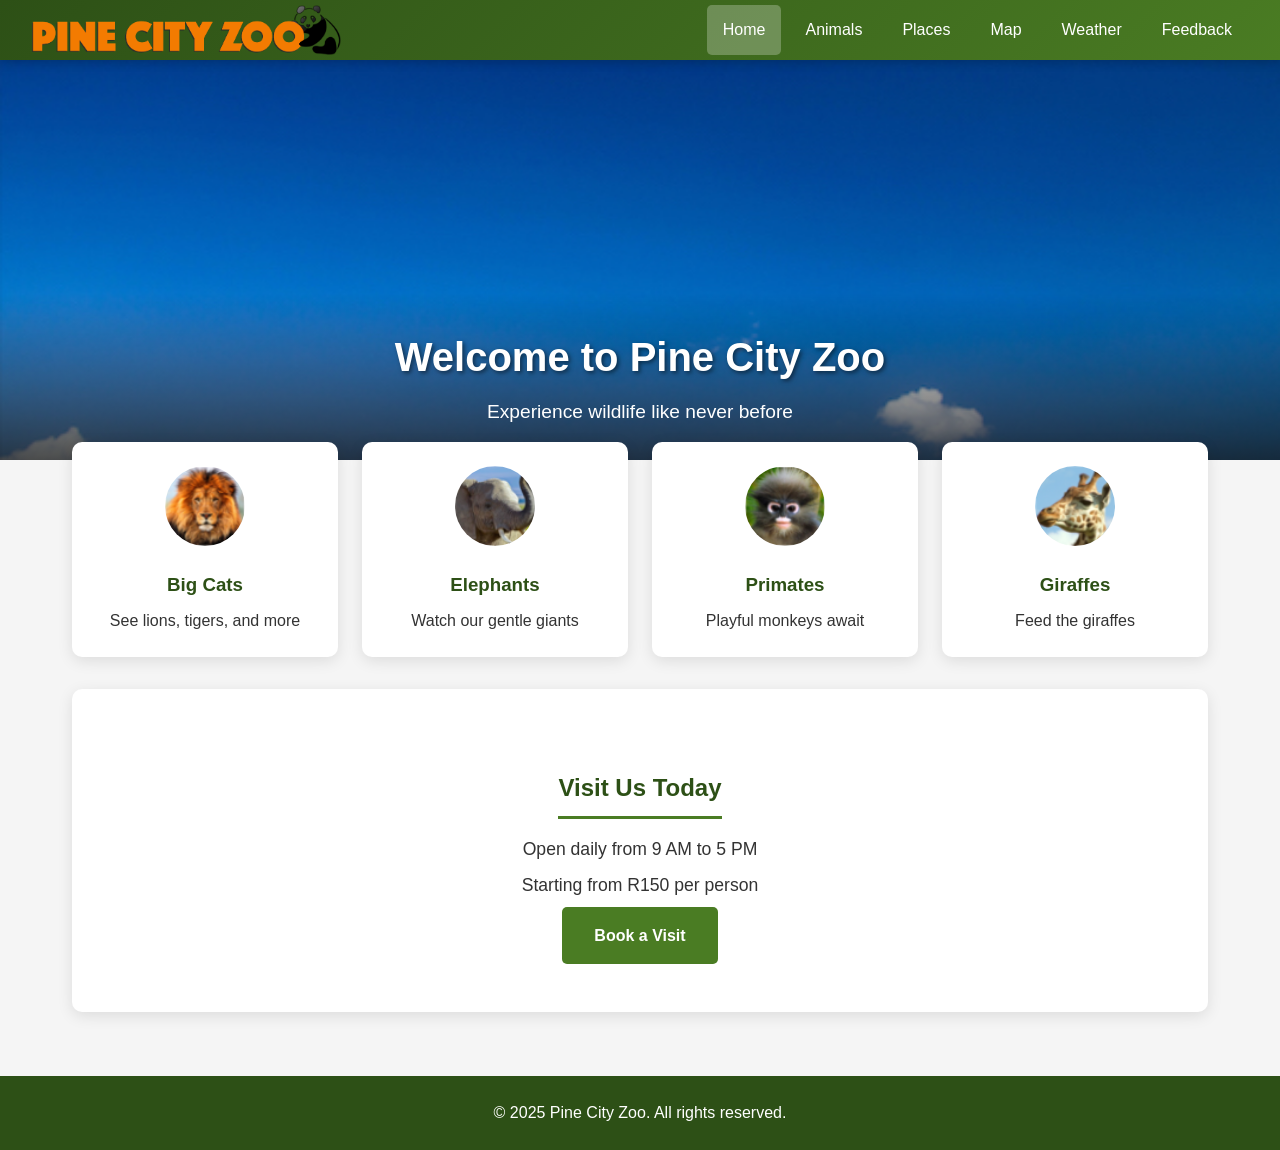
<file: index.html>
<!DOCTYPE html>
<html lang="en">
<head>
  <meta charset="UTF-8">
  <meta name="viewport" content="width=device-width, initial-scale=1.0">
  <title>Pine City Zoo - Home</title>
  <link rel="stylesheet" href="style.css">
</head>
<body>
  <div id="header">
    <img src="images/logo.png" alt="Pine City Zoo">
    <nav class="nav-links">
      <a href="index.html" class="active">Home</a>
      <a href="animals.html">Animals</a>
      <a href="places.html">Places</a>
      <a href="map.html">Map</a>
      <a href="weather.html">Weather</a>
      <a href="feedback.html">Feedback</a>
    </nav>
  </div>

  <div class="hero">
    <img src="images/sky.jpg" alt="Zoo Entrance">
    <div class="hero-text">
      <h1>Welcome to Pine City Zoo</h1>
      <p>Experience wildlife like never before</p>
    </div>
  </div>

  <div class="content">
    <section class="features">
      <div class="feature-card">
        <img src="images/lion-tn.png" alt="Safari">
        <h3>Big Cats</h3>
        <p>See lions, tigers, and more</p>
      </div>
      <div class="feature-card">
        <img src="images/elephant-tn.png" alt="Elephants">
        <h3>Elephants</h3>
        <p>Watch our gentle giants</p>
      </div>
      <div class="feature-card">
        <img src="images/monkey-tn.png" alt="Monkeys">
        <h3>Primates</h3>
        <p>Playful monkeys await</p>
      </div>
      <div class="feature-card">
        <img src="images/giraffe-tn.png" alt="Giraffes">
        <h3>Giraffes</h3>
        <p>Feed the giraffes</p>
      </div>
    </section>

    <section class="info-section">
      <h2>Visit Us Today</h2>
      <p>Open daily from 9 AM to 5 PM</p>
      <p>Starting from R150 per person</p>
      <a href="feedback.html" class="btn">Book a Visit</a>
    </section>
  </div>

  <footer>
    <p>&copy; 2025 Pine City Zoo. All rights reserved.</p>
  </footer>
</body>
</html>
</file>
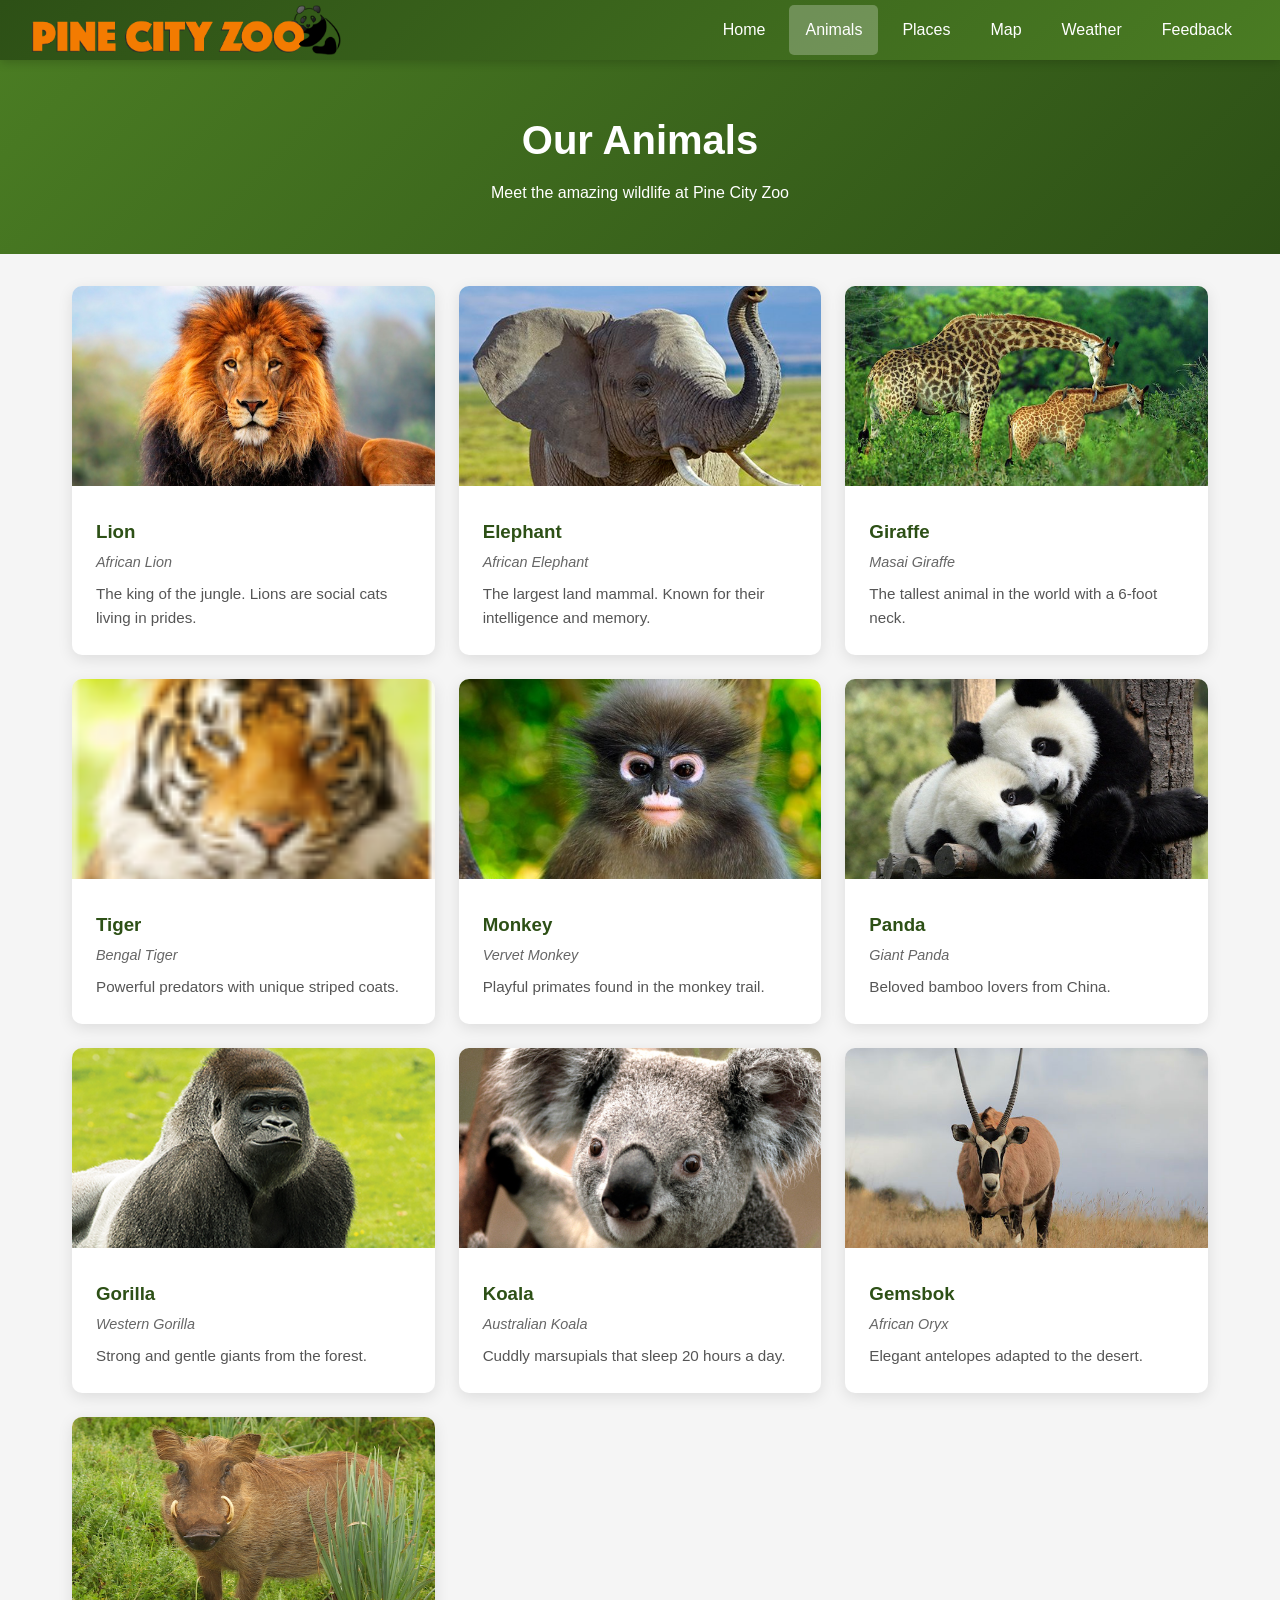
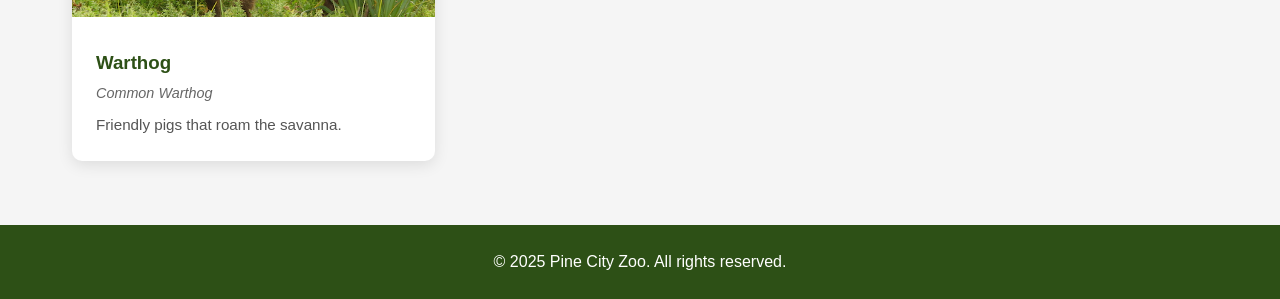
<file: animals.html>
<!DOCTYPE html>
<html lang="en">
<head>
  <meta charset="UTF-8">
  <meta name="viewport" content="width=device-width, initial-scale=1.0">
  <title>Animals - Pine City Zoo</title>
  <link rel="stylesheet" href="style.css">
</head>
<body>
  <div id="header">
    <img src="images/logo.png" alt="Pine City Zoo">
    <nav class="nav-links">
      <a href="index.html">Home</a>
      <a href="animals.html" class="active">Animals</a>
      <a href="places.html">Places</a>
      <a href="map.html">Map</a>
      <a href="weather.html">Weather</a>
      <a href="feedback.html">Feedback</a>
    </nav>
  </div>

  <div class="page-header">
    <h1>Our Animals</h1>
    <p>Meet the amazing wildlife at Pine City Zoo</p>
  </div>

  <div class="content">
    <div class="animal-grid">
      <div class="animal-card">
        <img src="images/lion.jpg" alt="Lion">
        <div class="animal-info">
          <h3>Lion</h3>
          <p class="animal-name">African Lion</p>
          <p class="animal-desc">The king of the jungle. Lions are social cats living in prides.</p>
        </div>
      </div>

      <div class="animal-card">
        <img src="images/elephant.jpg" alt="Elephant">
        <div class="animal-info">
          <h3>Elephant</h3>
          <p class="animal-name">African Elephant</p>
          <p class="animal-desc">The largest land mammal. Known for their intelligence and memory.</p>
        </div>
      </div>

      <div class="animal-card">
        <img src="images/giraffe-large.jpg" alt="Giraffe">
        <div class="animal-info">
          <h3>Giraffe</h3>
          <p class="animal-name">Masai Giraffe</p>
          <p class="animal-desc">The tallest animal in the world with a 6-foot neck.</p>
        </div>
      </div>

      <div class="animal-card">
        <img src="images/tiger-tn.png" alt="Tiger">
        <div class="animal-info">
          <h3>Tiger</h3>
          <p class="animal-name">Bengal Tiger</p>
          <p class="animal-desc">Powerful predators with unique striped coats.</p>
        </div>
      </div>

      <div class="animal-card">
        <img src="images/monkey.jpg" alt="Monkey">
        <div class="animal-info">
          <h3>Monkey</h3>
          <p class="animal-name">Vervet Monkey</p>
          <p class="animal-desc">Playful primates found in the monkey trail.</p>
        </div>
      </div>

      <div class="animal-card">
        <img src="images/panda.jpg" alt="Panda">
        <div class="animal-info">
          <h3>Panda</h3>
          <p class="animal-name">Giant Panda</p>
          <p class="animal-desc">Beloved bamboo lovers from China.</p>
        </div>
      </div>

      <div class="animal-card">
        <img src="images/gorilla.jpg" alt="Gorilla">
        <div class="animal-info">
          <h3>Gorilla</h3>
          <p class="animal-name">Western Gorilla</p>
          <p class="animal-desc">Strong and gentle giants from the forest.</p>
        </div>
      </div>

      <div class="animal-card">
        <img src="images/koala.jpg" alt="Koala">
        <div class="animal-info">
          <h3>Koala</h3>
          <p class="animal-name">Australian Koala</p>
          <p class="animal-desc">Cuddly marsupials that sleep 20 hours a day.</p>
        </div>
      </div>

      <div class="animal-card">
        <img src="images/gemsbok.jpg" alt="Gemsbok">
        <div class="animal-info">
          <h3>Gemsbok</h3>
          <p class="animal-name">African Oryx</p>
          <p class="animal-desc">Elegant antelopes adapted to the desert.</p>
        </div>
      </div>

      <div class="animal-card">
        <img src="images/warthog.jpg" alt="Warthog">
        <div class="animal-info">
          <h3>Warthog</h3>
          <p class="animal-name">Common Warthog</p>
          <p class="animal-desc">Friendly pigs that roam the savanna.</p>
        </div>
      </div>
    </div>
  </div>

  <footer>
    <p>&copy; 2025 Pine City Zoo. All rights reserved.</p>
  </footer>
</body>
</html>
</file>
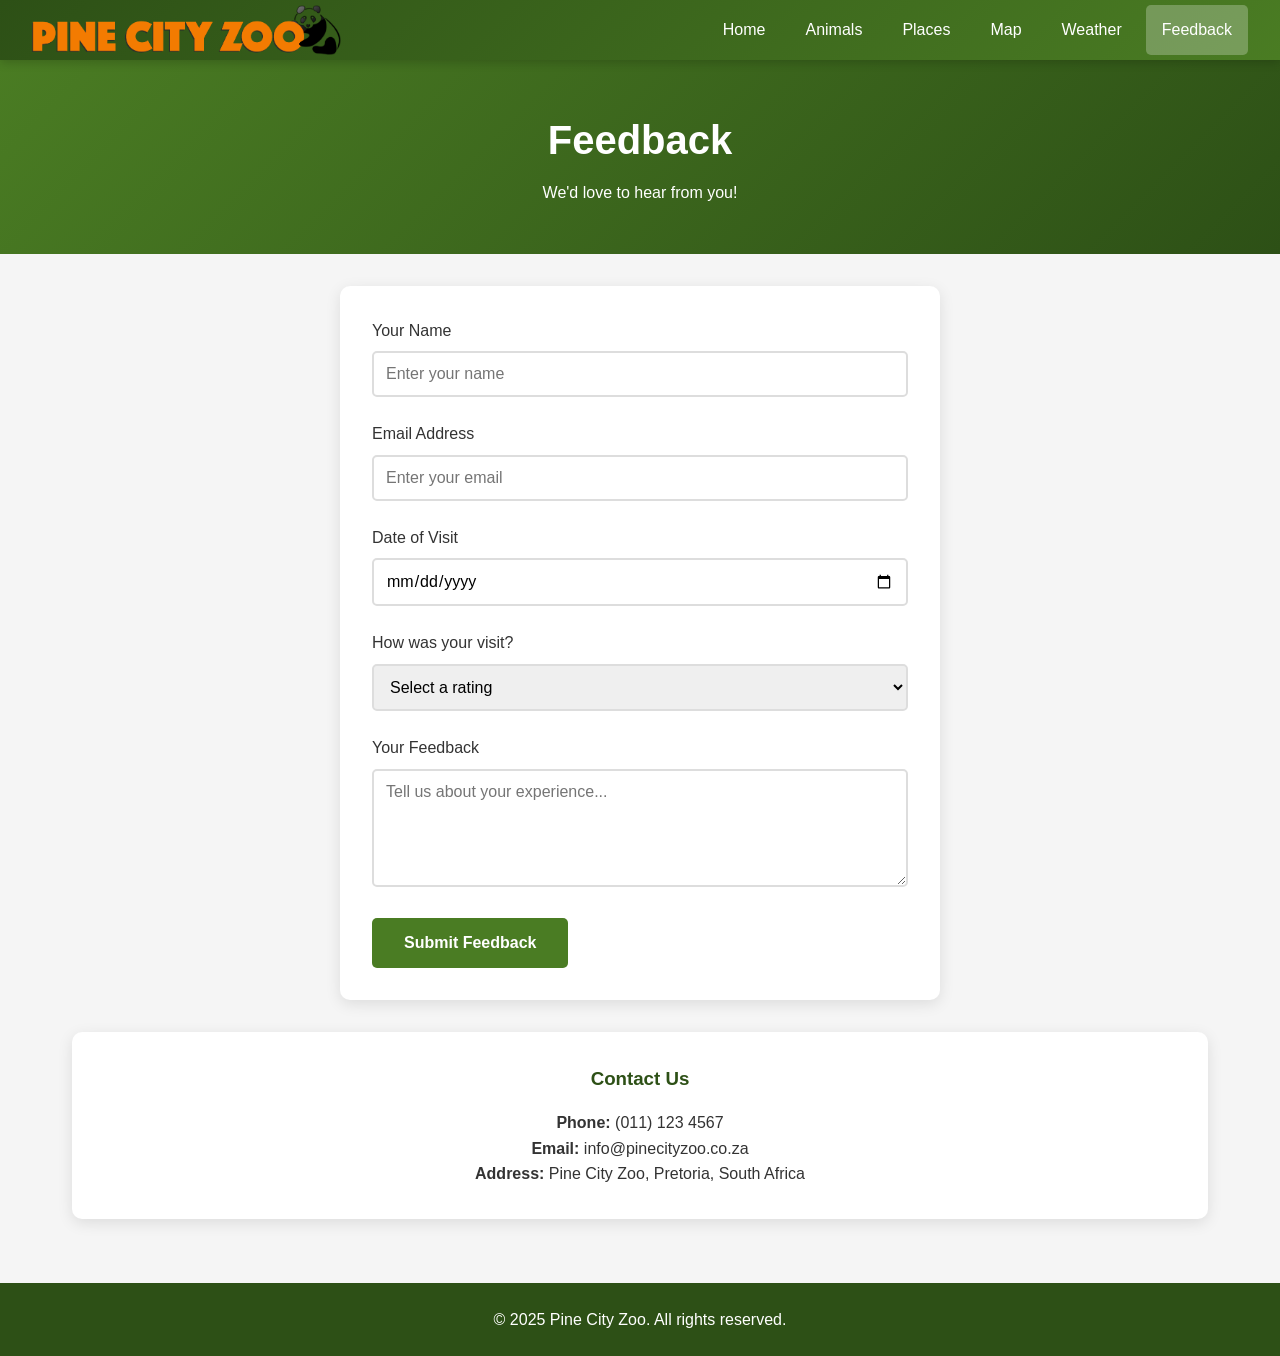
<file: feedback.html>
<!DOCTYPE html>
<html lang="en">
<head>
  <meta charset="UTF-8">
  <meta name="viewport" content="width=device-width, initial-scale=1.0">
  <title>Feedback - Pine City Zoo</title>
  <link rel="stylesheet" href="style.css">
</head>
<body>
  <div id="header">
    <img src="images/logo.png" alt="Pine City Zoo">
    <nav class="nav-links">
      <a href="index.html">Home</a>
      <a href="animals.html">Animals</a>
      <a href="places.html">Places</a>
      <a href="map.html">Map</a>
      <a href="weather.html">Weather</a>
      <a href="feedback.html" class="active">Feedback</a>
    </nav>
  </div>

  <div class="page-header">
    <h1>Feedback</h1>
    <p>We'd love to hear from you!</p>
  </div>

  <div class="content">
    <form class="feedback-form" action="#" method="POST">
      <div class="form-group">
        <label for="name">Your Name</label>
        <input type="text" id="name" name="name" placeholder="Enter your name" required>
      </div>

      <div class="form-group">
        <label for="email">Email Address</label>
        <input type="email" id="email" name="email" placeholder="Enter your email" required>
      </div>

      <div class="form-group">
        <label for="visit-date">Date of Visit</label>
        <input type="date" id="visit-date" name="visit-date">
      </div>

      <div class="form-group">
        <label for="rating">How was your visit?</label>
        <select id="rating" name="rating">
          <option value="">Select a rating</option>
          <option value="excellent">Excellent</option>
          <option value="good">Good</option>
          <option value="average">Average</option>
          <option value="poor">Poor</option>
        </select>
      </div>

      <div class="form-group">
        <label for="message">Your Feedback</label>
        <textarea id="message" name="message" rows="5" placeholder="Tell us about your experience..."></textarea>
      </div>

      <button type="submit" class="btn">Submit Feedback</button>
    </form>

    <div class="contact-info">
      <h3>Contact Us</h3>
      <p><strong>Phone:</strong> (011) 123 4567</p>
      <p><strong>Email:</strong> info@pinecityzoo.co.za</p>
      <p><strong>Address:</strong> Pine City Zoo, Pretoria, South Africa</p>
    </div>
  </div>

  <footer>
    <p>&copy; 2025 Pine City Zoo. All rights reserved.</p>
  </footer>
</body>
</html>
</file>
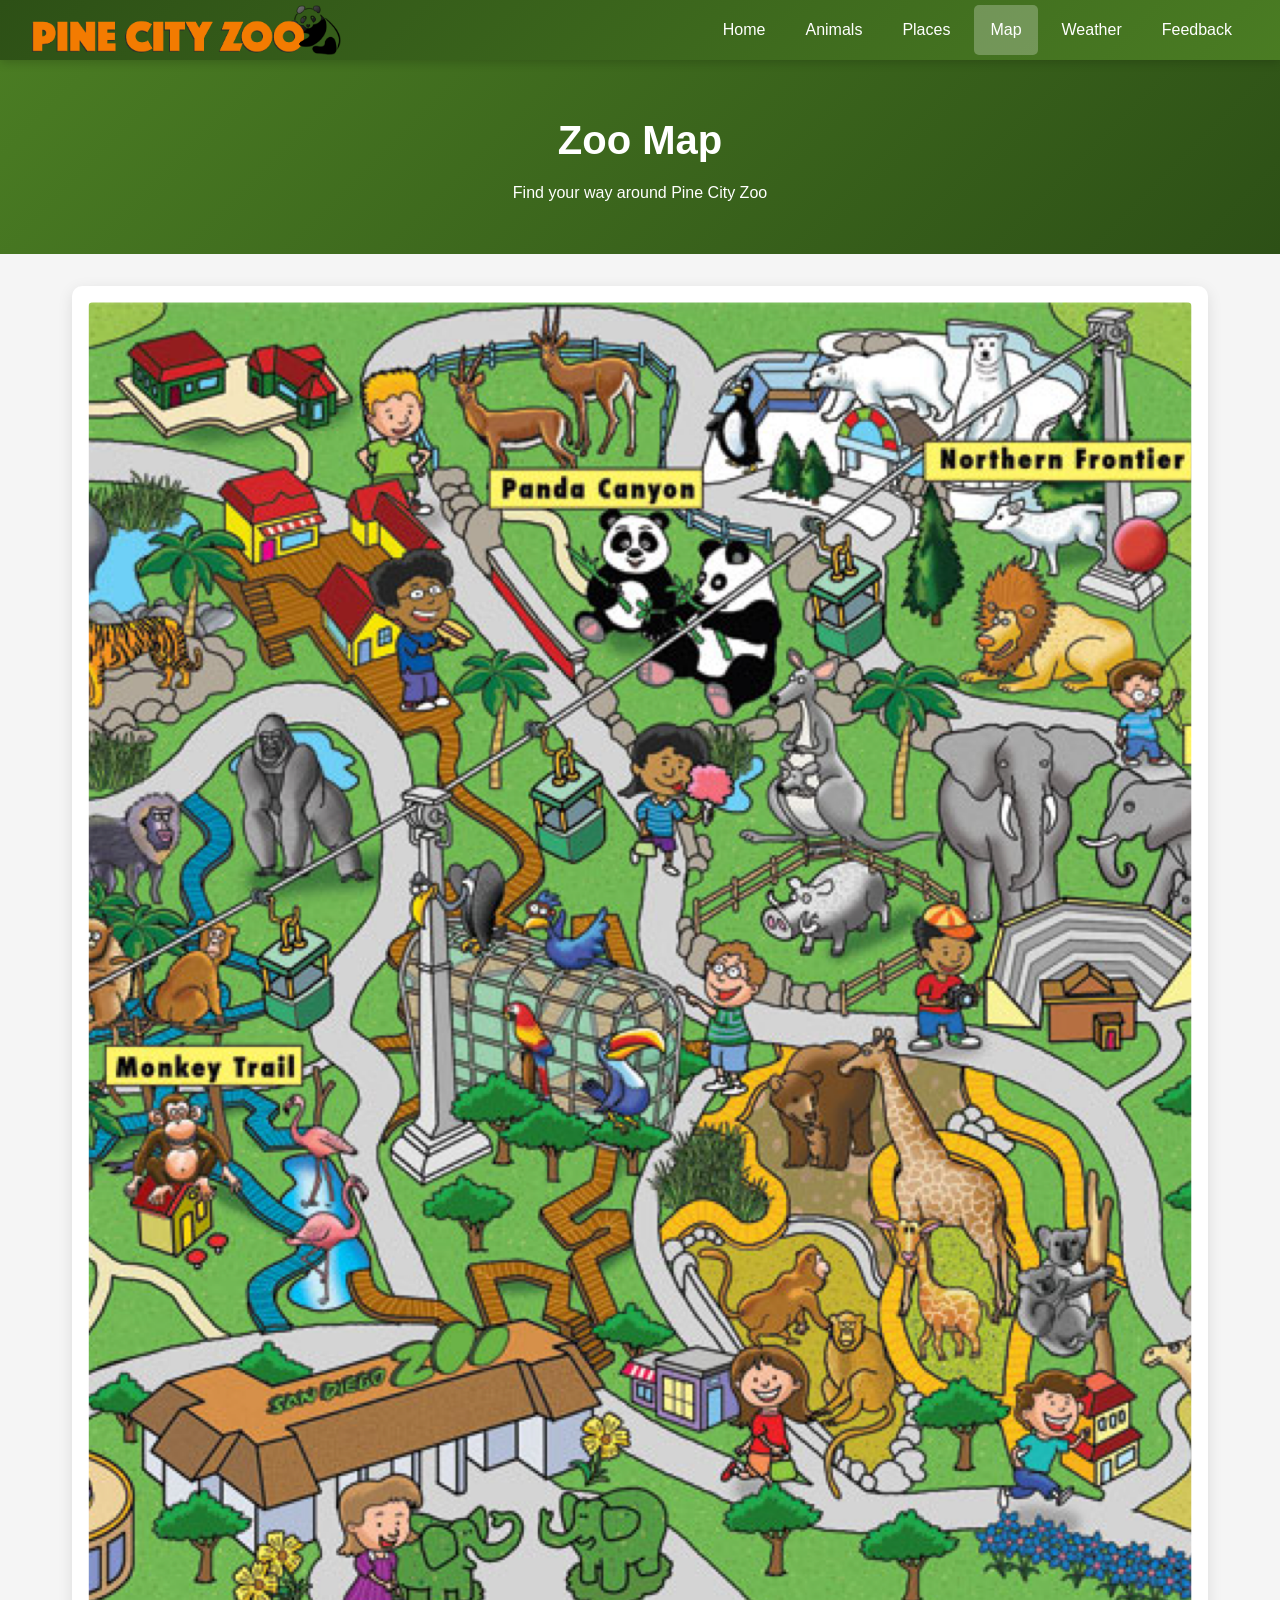
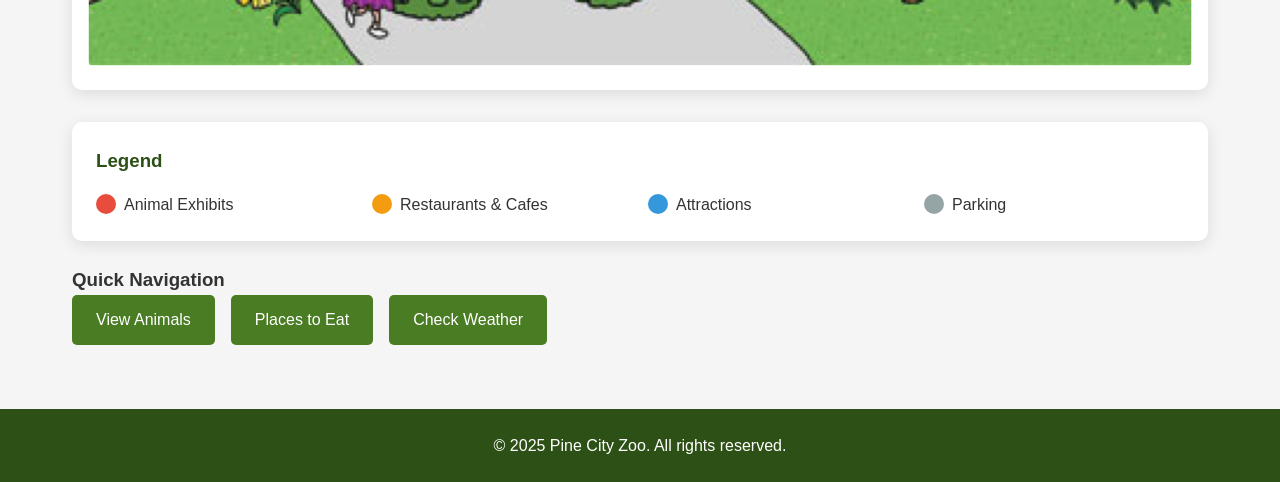
<file: map.html>
<!DOCTYPE html>
<html lang="en">
<head>
  <meta charset="UTF-8">
  <meta name="viewport" content="width=device-width, initial-scale=1.0">
  <title>Map - Pine City Zoo</title>
  <link rel="stylesheet" href="style.css">
</head>
<body>
  <div id="header">
    <img src="images/logo.png" alt="Pine City Zoo">
    <nav class="nav-links">
      <a href="index.html">Home</a>
      <a href="animals.html">Animals</a>
      <a href="places.html">Places</a>
      <a href="map.html" class="active">Map</a>
      <a href="weather.html">Weather</a>
      <a href="feedback.html">Feedback</a>
    </nav>
  </div>

  <div class="page-header">
    <h1>Zoo Map</h1>
    <p>Find your way around Pine City Zoo</p>
  </div>

  <div class="content">
    <div class="map-container">
      <img src="images/map.png" alt="Zoo Map" class="zoo-map">
    </div>

    <div class="map-legend">
      <h3>Legend</h3>
      <div class="legend-items">
        <div class="legend-item">
          <span class="dot animals-dot"></span>
          <span>Animal Exhibits</span>
        </div>
        <div class="legend-item">
          <span class="dot food-dot"></span>
          <span>Restaurants & Cafes</span>
        </div>
        <div class="legend-item">
          <span class="dot attr-dot"></span>
          <span>Attractions</span>
        </div>
        <div class="legend-item">
          <span class="dot parking-dot"></span>
          <span>Parking</span>
        </div>
      </div>
    </div>

    <div class="quick-links">
      <h3>Quick Navigation</h3>
      <div class="link-buttons">
        <a href="animals.html" class="nav-btn">View Animals</a>
        <a href="places.html" class="nav-btn">Places to Eat</a>
        <a href="weather.html" class="nav-btn">Check Weather</a>
      </div>
    </div>
  </div>

  <footer>
    <p>&copy; 2025 Pine City Zoo. All rights reserved.</p>
  </footer>
</body>
</html>
</file>
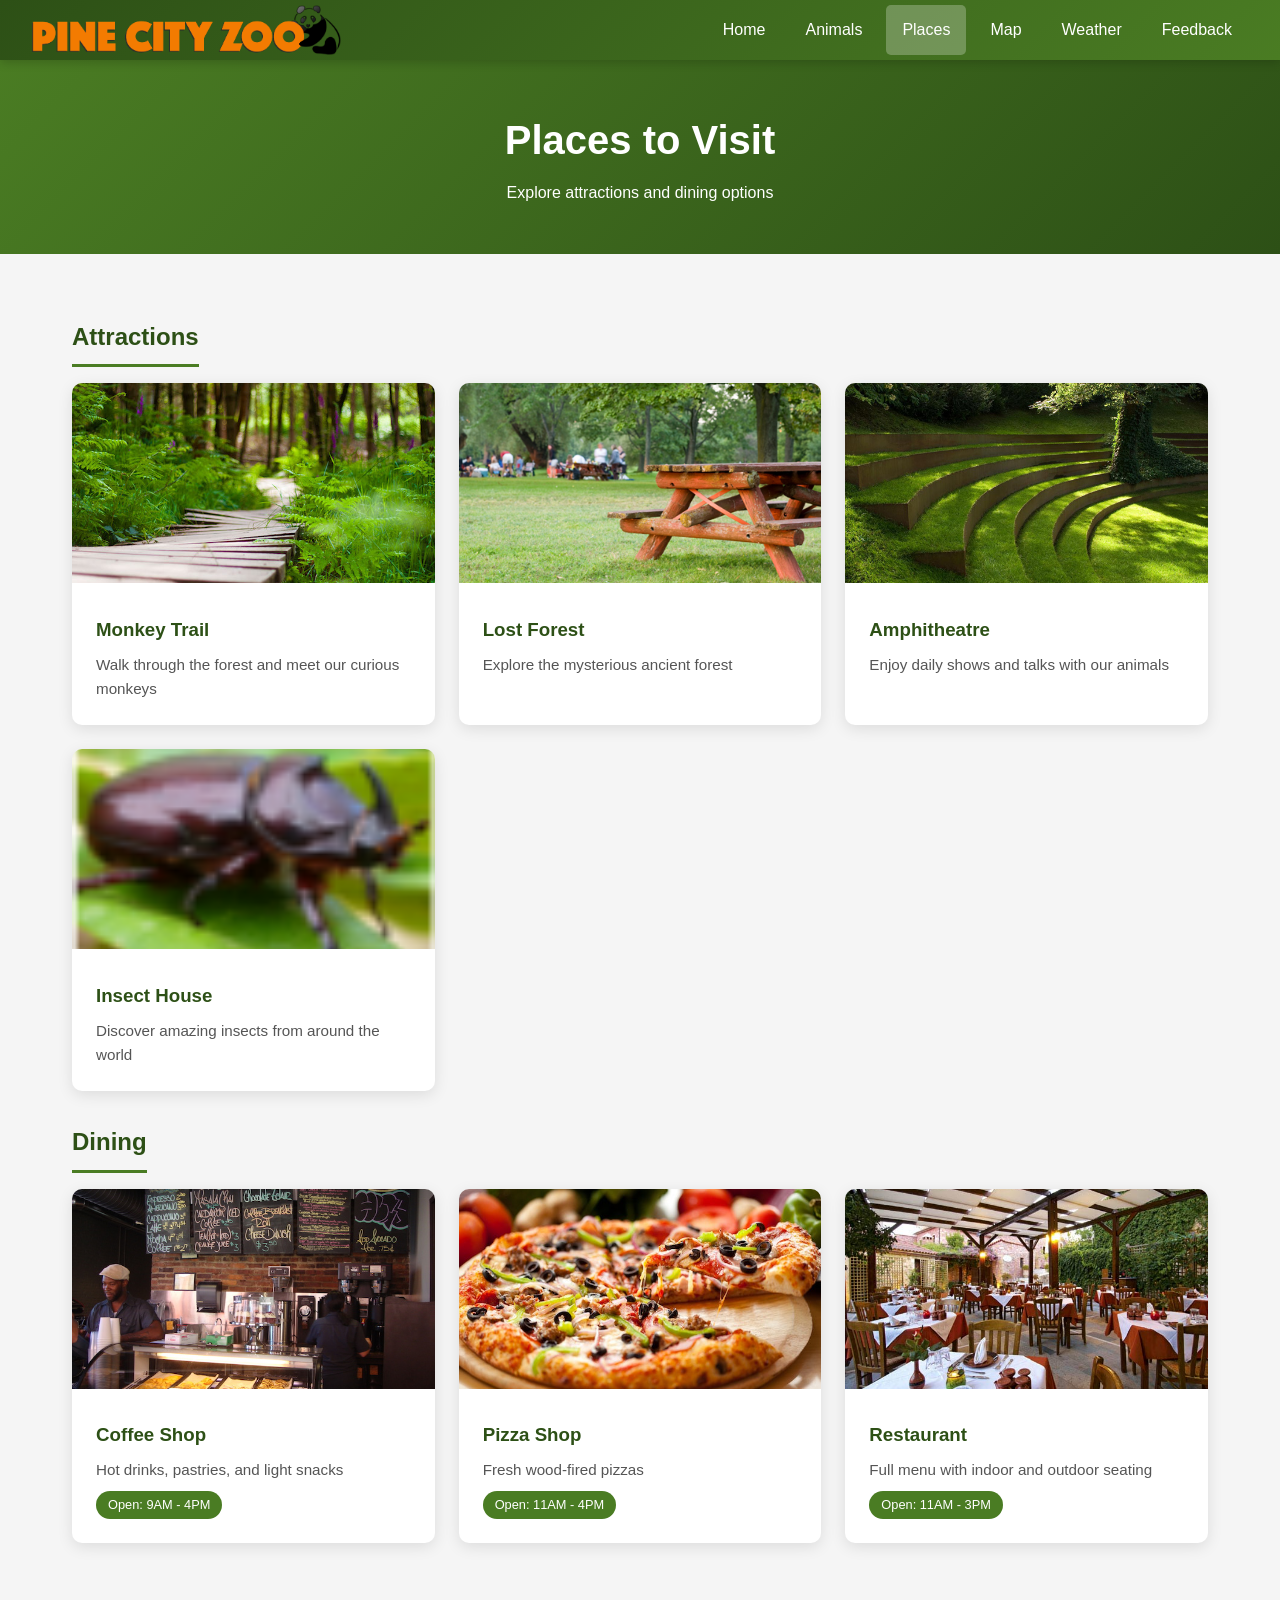
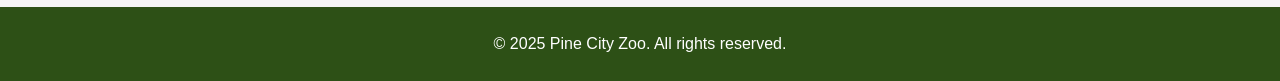
<file: places.html>
<!DOCTYPE html>
<html lang="en">
<head>
  <meta charset="UTF-8">
  <meta name="viewport" content="width=device-width, initial-scale=1.0">
  <title>Places - Pine City Zoo</title>
  <link rel="stylesheet" href="style.css">
</head>
<body>
  <div id="header">
    <img src="images/logo.png" alt="Pine City Zoo">
    <nav class="nav-links">
      <a href="index.html">Home</a>
      <a href="animals.html">Animals</a>
      <a href="places.html" class="active">Places</a>
      <a href="map.html">Map</a>
      <a href="weather.html">Weather</a>
      <a href="feedback.html">Feedback</a>
    </nav>
  </div>

  <div class="page-header">
    <h1>Places to Visit</h1>
    <p>Explore attractions and dining options</p>
  </div>

  <div class="content">
    <h2>Attractions</h2>
    <div class="places-grid">
      <div class="place-card">
        <img src="images/monkey-trail.jpg" alt="Monkey Trail">
        <div class="place-info">
          <h3>Monkey Trail</h3>
          <p>Walk through the forest and meet our curious monkeys</p>
        </div>
      </div>

      <div class="place-card">
        <img src="images/lost-forest.jpg" alt="Lost Forest">
        <div class="place-info">
          <h3>Lost Forest</h3>
          <p>Explore the mysterious ancient forest</p>
        </div>
      </div>

      <div class="place-card">
        <img src="images/garden-amphitheater.jpg" alt="Amphitheatre">
        <div class="place-info">
          <h3>Amphitheatre</h3>
          <p>Enjoy daily shows and talks with our animals</p>
        </div>
      </div>

      <div class="place-card">
        <img src="images/insect-house-tn.png" alt="Insect House">
        <div class="place-info">
          <h3>Insect House</h3>
          <p>Discover amazing insects from around the world</p>
        </div>
      </div>
    </div>

    <h2>Dining</h2>
    <div class="places-grid">
      <div class="place-card">
        <img src="images/coffee-shop.jpg" alt="Coffee Shop">
        <div class="place-info">
          <h3>Coffee Shop</h3>
          <p>Hot drinks, pastries, and light snacks</p>
          <span class="tag">Open: 9AM - 4PM</span>
        </div>
      </div>

      <div class="place-card">
        <img src="images/mos-pizza.jpg" alt="Pizza Shop">
        <div class="place-info">
          <h3>Pizza Shop</h3>
          <p>Fresh wood-fired pizzas</p>
          <span class="tag">Open: 11AM - 4PM</span>
        </div>
      </div>

      <div class="place-card">
        <img src="images/outdoor_restaurant.jpg" alt="Restaurant">
        <div class="place-info">
          <h3>Restaurant</h3>
          <p>Full menu with indoor and outdoor seating</p>
          <span class="tag">Open: 11AM - 3PM</span>
        </div>
      </div>
    </div>
  </div>

  <footer>
    <p>&copy; 2025 Pine City Zoo. All rights reserved.</p>
  </footer>
</body>
</html>
</file>
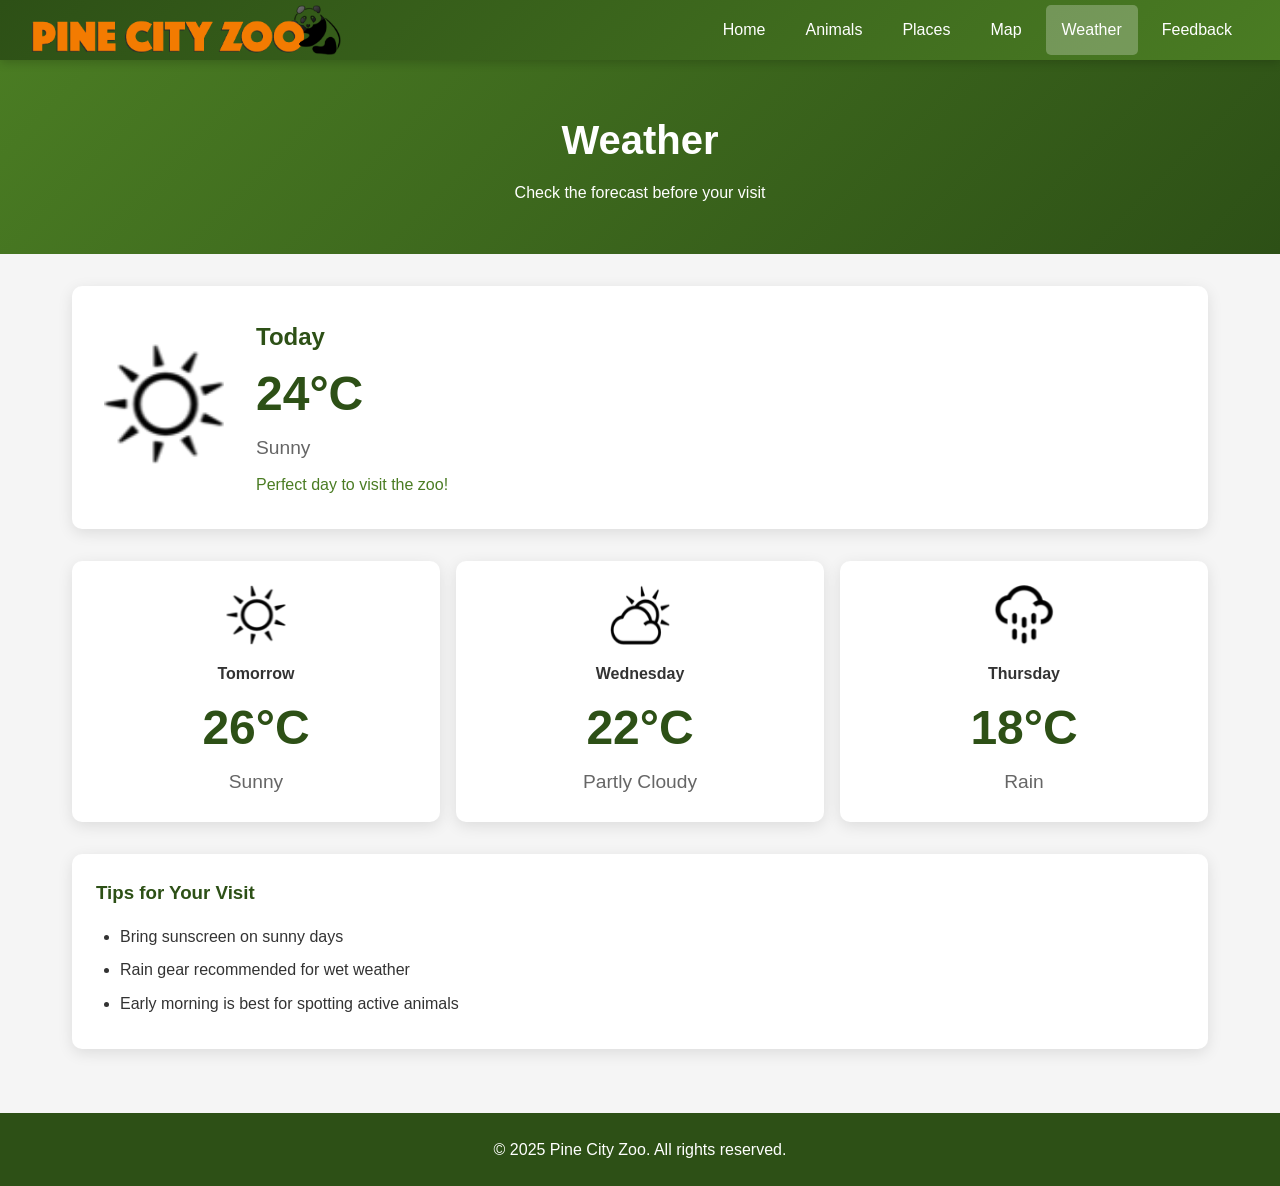
<file: weather.html>
<!DOCTYPE html>
<html lang="en">
<head>
  <meta charset="UTF-8">
  <meta name="viewport" content="width=device-width, initial-scale=1.0">
  <title>Weather - Pine City Zoo</title>
  <link rel="stylesheet" href="style.css">
</head>
<body>
  <div id="header">
    <img src="images/logo.png" alt="Pine City Zoo">
    <nav class="nav-links">
      <a href="index.html">Home</a>
      <a href="animals.html">Animals</a>
      <a href="places.html">Places</a>
      <a href="map.html">Map</a>
      <a href="weather.html" class="active">Weather</a>
      <a href="feedback.html">Feedback</a>
    </nav>
  </div>

  <div class="page-header">
    <h1>Weather</h1>
    <p>Check the forecast before your visit</p>
  </div>

  <div class="content">
    <div class="weather-current">
      <div class="weather-icon">
        <img src="images/sunny.png" alt="Sunny">
      </div>
      <div class="weather-info">
        <h2>Today</h2>
        <p class="temp">24°C</p>
        <p class="condition">Sunny</p>
        <p class="tip">Perfect day to visit the zoo!</p>
      </div>
    </div>

    <div class="forecast">
      <div class="forecast-day">
        <img src="images/sunny.png" alt="Sunny">
        <p class="day">Tomorrow</p>
        <p class="temp">26°C</p>
        <p class="condition">Sunny</p>
      </div>

      <div class="forecast-day">
        <img src="images/partly-cloudy.png" alt="Partly Cloudy">
        <p class="day">Wednesday</p>
        <p class="temp">22°C</p>
        <p class="condition">Partly Cloudy</p>
      </div>

      <div class="forecast-day">
        <img src="images/rain.png" alt="Rain">
        <p class="day">Thursday</p>
        <p class="temp">18°C</p>
        <p class="condition">Rain</p>
      </div>
    </div>

    <div class="weather-tips">
      <h3>Tips for Your Visit</h3>
      <ul>
        <li>Bring sunscreen on sunny days</li>
        <li>Rain gear recommended for wet weather</li>
        <li>Early morning is best for spotting active animals</li>
      </ul>
    </div>
  </div>

  <footer>
    <p>&copy; 2025 Pine City Zoo. All rights reserved.</p>
  </footer>
</body>
</html>
</file>
<file: style.css>
* {
  margin: 0;
  padding: 0;
  box-sizing: border-box;
}

body {
  font-family: 'Segoe UI', Helvetica, Arial, sans-serif;
  background-color: #f5f5f5;
  color: #333;
  line-height: 1.6;
}

a {
  text-decoration: none;
  color: inherit;
}

img {
  max-width: 100%;
  height: auto;
}

#header {
  position: sticky;
  top: 0;
  z-index: 1000;
  display: flex;
  align-items: center;
  justify-content: space-between;
  padding: 0 2rem;
  background: linear-gradient(135deg, #2d5016 0%, #4a7c23 100%);
  box-shadow: 0 2px 10px rgba(0,0,0,0.2);
}

#header img {
  height: 60px;
  padding: 5px 0;
}

.nav-links {
  display: flex;
  gap: 0.5rem;
}

.nav-links a {
  color: white;
  padding: 0.75rem 1rem;
  border-radius: 5px;
  transition: all 0.3s ease;
  font-weight: 500;
}

.nav-links a:hover {
  background: rgba(255,255,255,0.15);
}

.nav-links a.active {
  background: rgba(255,255,255,0.25);
}

.hero {
  position: relative;
  height: 400px;
  overflow: hidden;
}

.hero img {
  width: 100%;
  height: 100%;
  object-fit: cover;
}

.hero-text {
  position: absolute;
  bottom: 0;
  left: 0;
  right: 0;
  padding: 2rem;
  background: linear-gradient(transparent, rgba(0,0,0,0.7));
  color: white;
  text-align: center;
}

.hero-text h1 {
  font-size: 2.5rem;
  margin-bottom: 0.5rem;
  text-shadow: 2px 2px 4px rgba(0,0,0,0.5);
}

.hero-text p {
  font-size: 1.2rem;
}

.page-header {
  background: linear-gradient(135deg, #4a7c23 0%, #2d5016 100%);
  color: white;
  padding: 3rem 2rem;
  text-align: center;
}

.page-header h1 {
  font-size: 2.5rem;
  margin-bottom: 0.5rem;
}

.content {
  max-width: 1200px;
  margin: 0 auto;
  padding: 2rem;
}

.features {
  display: grid;
  grid-template-columns: repeat(auto-fit, minmax(200px, 1fr));
  gap: 1.5rem;
  margin-top: -50px;
  position: relative;
  z-index: 10;
}

.feature-card {
  background: white;
  padding: 1.5rem;
  border-radius: 10px;
  text-align: center;
  box-shadow: 0 4px 15px rgba(0,0,0,0.1);
  transition: transform 0.3s ease;
}

.feature-card:hover {
  transform: translateY(-5px);
}

.feature-card img {
  width: 80px;
  height: 80px;
  object-fit: cover;
  border-radius: 50%;
  margin-bottom: 1rem;
}

.feature-card h3 {
  color: #2d5016;
  margin-bottom: 0.5rem;
}

.info-section {
  background: white;
  padding: 3rem;
  border-radius: 10px;
  text-align: center;
  margin-top: 2rem;
  box-shadow: 0 4px 15px rgba(0,0,0,0.1);
}

.info-section h2 {
  color: #2d5016;
  margin-bottom: 1rem;
}

.info-section p {
  margin-bottom: 0.5rem;
  font-size: 1.1rem;
}

.animal-grid, .places-grid {
  display: grid;
  grid-template-columns: repeat(auto-fill, minmax(280px, 1fr));
  gap: 1.5rem;
}

.animal-card, .place-card {
  background: white;
  border-radius: 10px;
  overflow: hidden;
  box-shadow: 0 4px 15px rgba(0,0,0,0.1);
  transition: all 0.3s ease;
}

.animal-card:hover, .place-card:hover {
  transform: translateY(-5px);
  box-shadow: 0 8px 25px rgba(0,0,0,0.15);
}

.animal-card img, .place-card img {
  width: 100%;
  height: 200px;
  object-fit: cover;
}

.animal-info, .place-info {
  padding: 1.5rem;
}

.animal-info h3, .place-info h3 {
  color: #2d5016;
  margin-bottom: 0.25rem;
}

.animal-name {
  color: #666;
  font-size: 0.9rem;
  margin-bottom: 0.5rem;
  font-style: italic;
}

.animal-desc, .place-info p {
  color: #555;
  font-size: 0.95rem;
}

.place-info h3 {
  margin-bottom: 0.5rem;
}

.tag {
  display: inline-block;
  background: #4a7c23;
  color: white;
  padding: 0.25rem 0.75rem;
  border-radius: 20px;
  font-size: 0.8rem;
  margin-top: 0.5rem;
}

h2 {
  color: #2d5016;
  margin: 2rem 0 1rem;
  padding-bottom: 0.5rem;
  border-bottom: 3px solid #4a7c23;
  display: inline-block;
}

.map-container {
  background: white;
  padding: 1rem;
  border-radius: 10px;
  box-shadow: 0 4px 15px rgba(0,0,0,0.1);
  margin-bottom: 2rem;
}

.zoo-map {
  width: 100%;
  border-radius: 5px;
}

.map-legend {
  background: white;
  padding: 1.5rem;
  border-radius: 10px;
  box-shadow: 0 4px 15px rgba(0,0,0,0.1);
  margin-bottom: 1.5rem;
}

.map-legend h3 {
  color: #2d5016;
  margin-bottom: 1rem;
}

.legend-items {
  display: grid;
  grid-template-columns: repeat(auto-fit, minmax(150px, 1fr));
  gap: 1rem;
}

.legend-item {
  display: flex;
  align-items: center;
  gap: 0.5rem;
}

.dot {
  width: 20px;
  height: 20px;
  border-radius: 50%;
  display: inline-block;
}

.animals-dot { background: #e74c3c; }
.food-dot { background: #f39c12; }
.attr-dot { background: #3498db; }
.parking-dot { background: #95a5a6; }

.link-buttons {
  display: flex;
  gap: 1rem;
  flex-wrap: wrap;
}

.nav-btn {
  display: inline-block;
  background: #4a7c23;
  color: white;
  padding: 0.75rem 1.5rem;
  border-radius: 5px;
  transition: background 0.3s ease;
}

.nav-btn:hover {
  background: #2d5016;
}

.weather-current {
  background: white;
  padding: 2rem;
  border-radius: 10px;
  box-shadow: 0 4px 15px rgba(0,0,0,0.1);
  display: flex;
  align-items: center;
  gap: 2rem;
  margin-bottom: 2rem;
}

.weather-current .weather-icon img {
  width: 120px;
  height: 120px;
}

.weather-info h2 {
  border: none;
  margin: 0;
  padding: 0;
}

.temp {
  font-size: 3rem;
  font-weight: bold;
  color: #2d5016;
}

.condition {
  font-size: 1.2rem;
  color: #666;
}

.tip {
  color: #4a7c23;
  font-weight: 500;
  margin-top: 0.5rem;
}

.forecast {
  display: grid;
  grid-template-columns: repeat(auto-fit, minmax(150px, 1fr));
  gap: 1rem;
  margin-bottom: 2rem;
}

.forecast-day {
  background: white;
  padding: 1.5rem;
  border-radius: 10px;
  text-align: center;
  box-shadow: 0 4px 15px rgba(0,0,0,0.1);
}

.forecast-day img {
  width: 60px;
  height: 60px;
  margin-bottom: 0.5rem;
}

.forecast-day .day {
  font-weight: bold;
  margin-bottom: 0.25rem;
}

.weather-tips {
  background: white;
  padding: 1.5rem;
  border-radius: 10px;
  box-shadow: 0 4px 15px rgba(0,0,0,0.1);
}

.weather-tips h3 {
  color: #2d5016;
  margin-bottom: 1rem;
}

.weather-tips ul {
  padding-left: 1.5rem;
}

.weather-tips li {
  margin-bottom: 0.5rem;
}

.feedback-form {
  background: white;
  padding: 2rem;
  border-radius: 10px;
  box-shadow: 0 4px 15px rgba(0,0,0,0.1);
  max-width: 600px;
  margin: 0 auto 2rem;
}

.form-group {
  margin-bottom: 1.5rem;
}

.form-group label {
  display: block;
  margin-bottom: 0.5rem;
  font-weight: 500;
  color: #333;
}

.form-group input,
.form-group select,
.form-group textarea {
  width: 100%;
  padding: 0.75rem;
  border: 2px solid #ddd;
  border-radius: 5px;
  font-size: 1rem;
  font-family: inherit;
  transition: border-color 0.3s ease;
}

.form-group input:focus,
.form-group select:focus,
.form-group textarea:focus {
  outline: none;
  border-color: #4a7c23;
}

.btn {
  display: inline-block;
  background: #4a7c23;
  color: white;
  padding: 1rem 2rem;
  border: none;
  border-radius: 5px;
  font-size: 1rem;
  font-weight: 600;
  cursor: pointer;
  transition: background 0.3s ease;
}

.btn:hover {
  background: #2d5016;
}

.contact-info {
  background: white;
  padding: 2rem;
  border-radius: 10px;
  box-shadow: 0 4px 15px rgba(0,0,0,0.1);
  text-align: center;
}

.contact-info h3 {
  color: #2d5016;
  margin-bottom: 1rem;
}

footer {
  background: #2d5016;
  color: white;
  text-align: center;
  padding: 1.5rem;
  margin-top: 2rem;
}

@media (max-width: 768px) {
  #header {
    flex-direction: column;
    padding: 1rem;
  }

  .nav-links {
    flex-wrap: wrap;
    justify-content: center;
  }

  .hero {
    height: 250px;
  }

  .hero-text h1 {
    font-size: 1.5rem;
  }

  .features {
    margin-top: 1rem;
  }

  .weather-current {
    flex-direction: column;
    text-align: center;
  }
}
</file>
